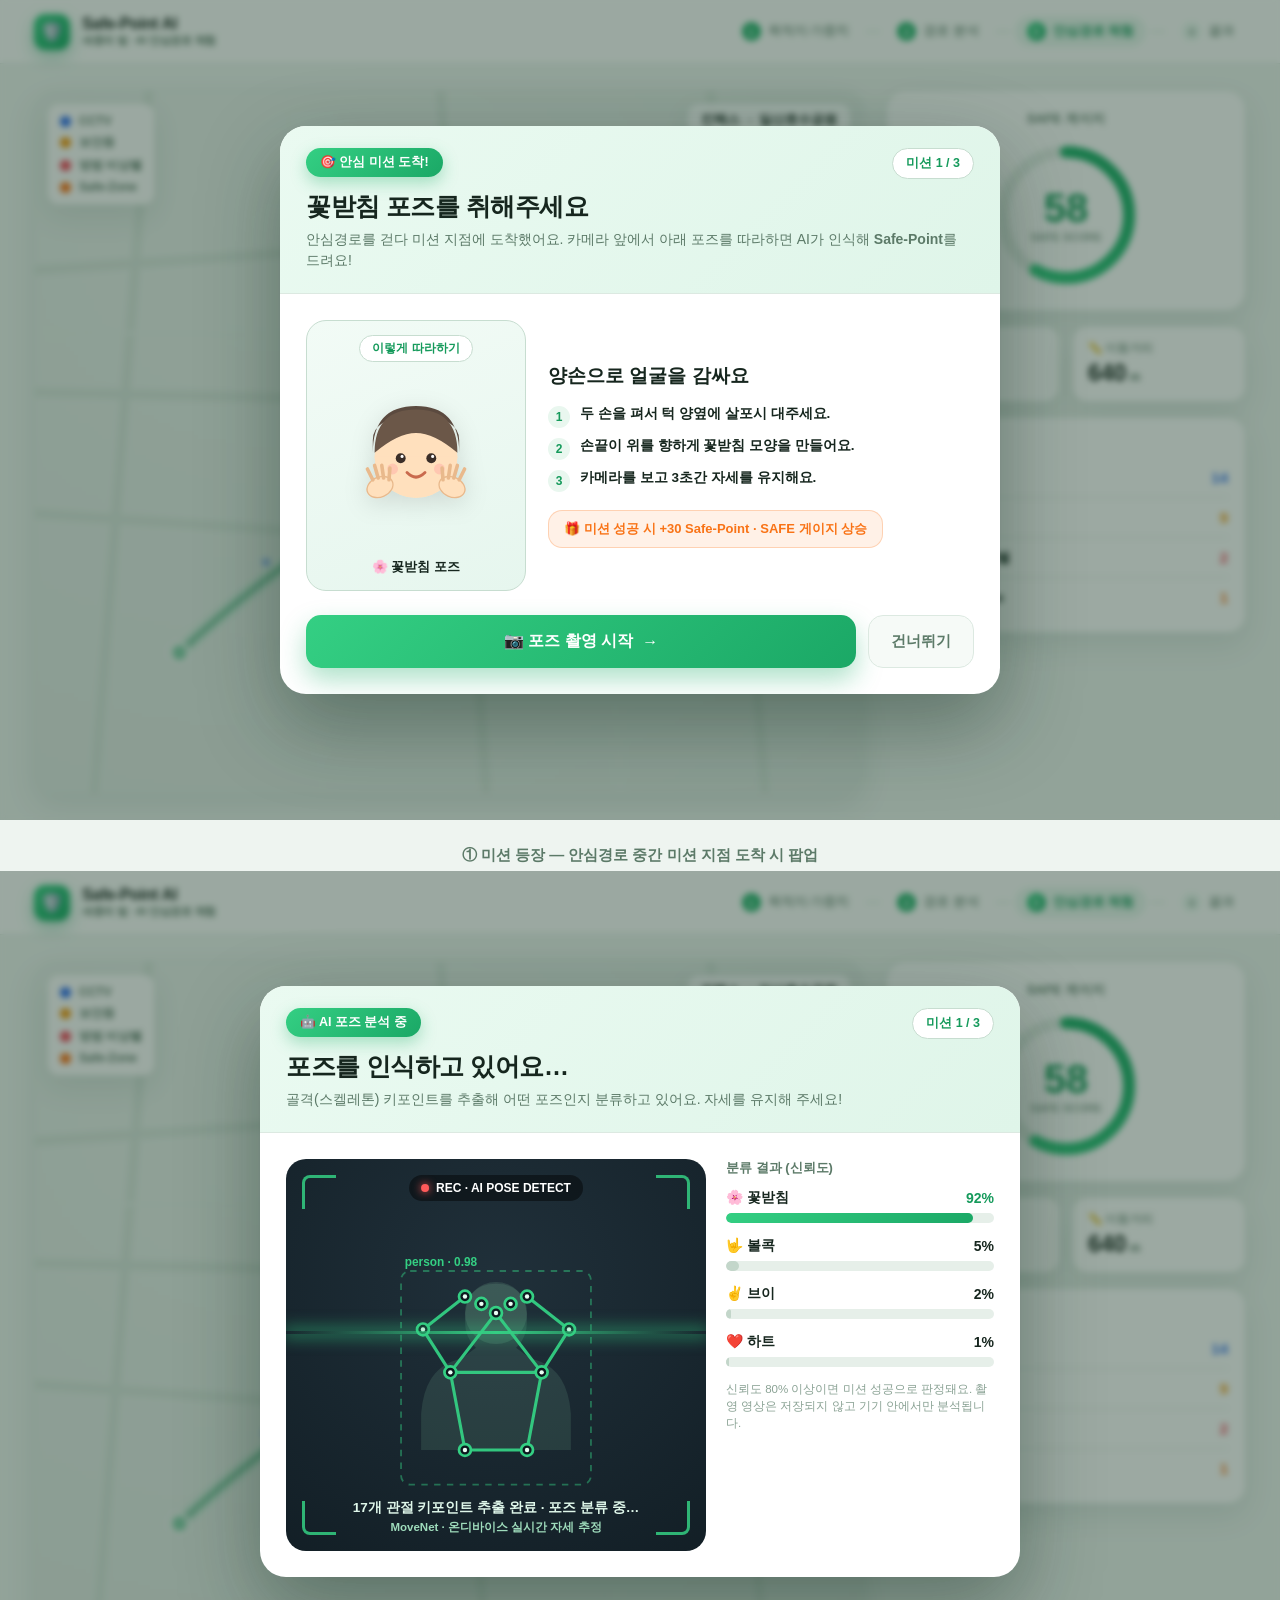
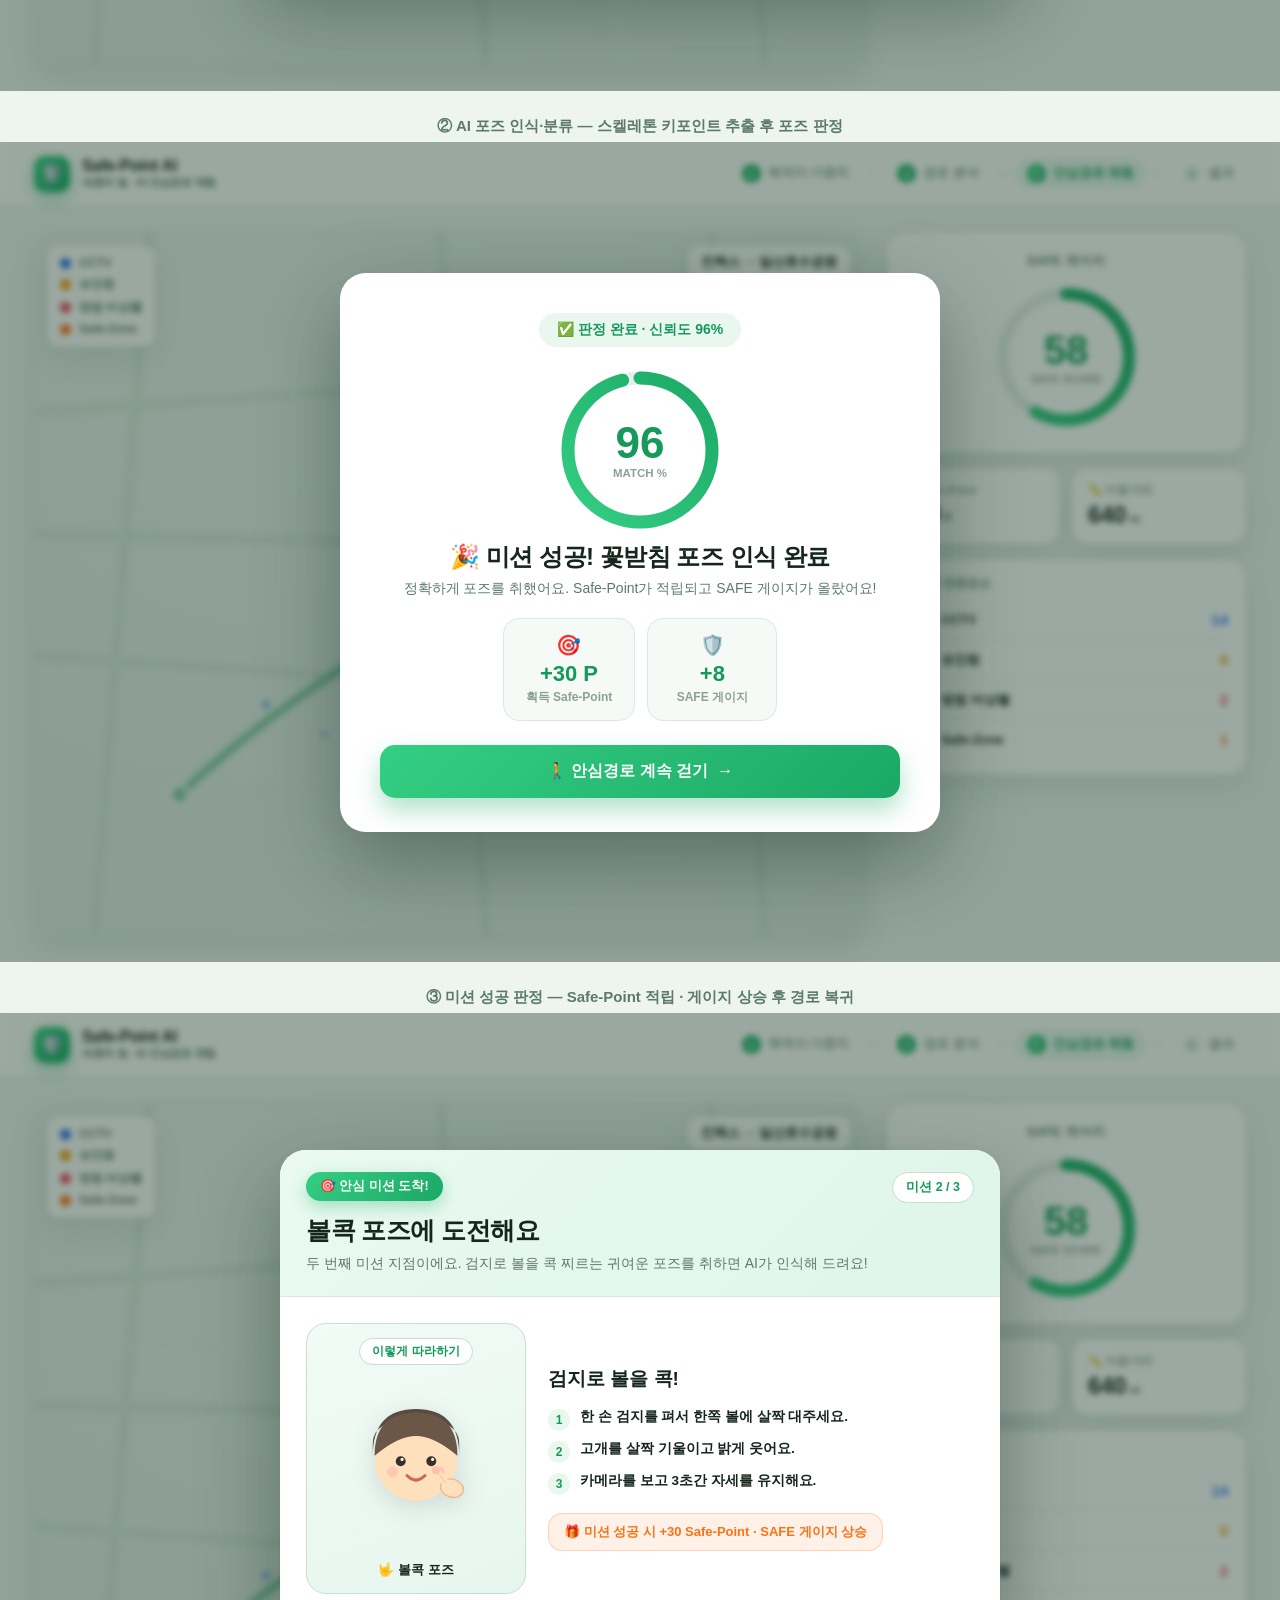
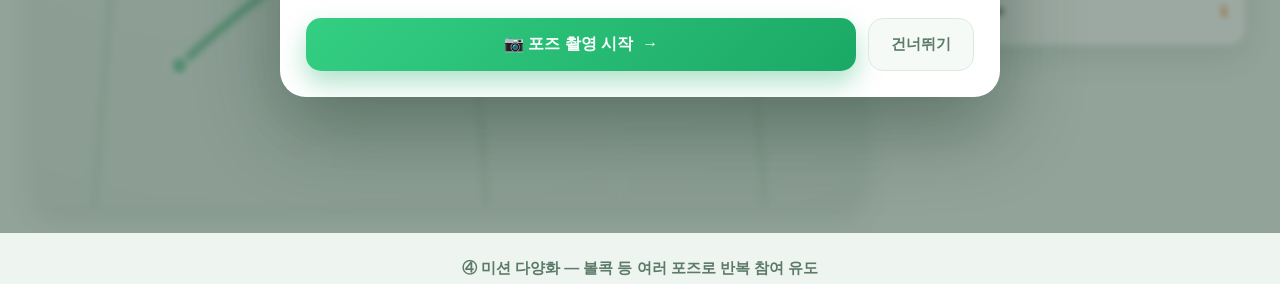
<file: mission-mockup.html>
<!DOCTYPE html>
<html lang="ko">
<head>
<meta charset="UTF-8">
<meta name="viewport" content="width=1280">
<title>안심 미션 팝업 · 화면 시안 | 세종의 빛</title>
<style>
:root{
  --bg:#eef4f0; --bg2:#e3efe8; --card:#ffffff; --card2:#f6faf7;
  --line:#dce9e1; --line2:#c7ddd0;
  --txt:#16261e; --sub:#5c7a68; --dim:#8aa294;
  --green:#22b06b; --green-d:#159a5b; --green-l:#e9f7ef; --green-l2:#d6f0e2;
  --grad:linear-gradient(135deg,#34cf83,#1ba866);
  --cctv:#2f6fed; --guard:#f0980f; --bell:#ef4657; --zone:#f97316; --safe:#22b06b;
  --shadow:0 12px 30px rgba(30,80,55,.10); --shadow2:0 18px 44px rgba(30,80,55,.16);
}
*{box-sizing:border-box;margin:0;padding:0}
body{font-family:'Pretendard','Malgun Gothic',-apple-system,BlinkMacSystemFont,'Segoe UI',sans-serif;
  background:var(--bg);color:var(--txt);-webkit-font-smoothing:antialiased}
button{font-family:inherit;cursor:pointer;border:none;color:inherit}

/* ===== stage: one 1280x820 screen per mockup ===== */
.stage{position:relative;width:1280px;height:820px;overflow:hidden;margin:0 auto;background:var(--bg)}

/* ---- topbar (from site) ---- */
.topbar{position:absolute;top:0;left:0;right:0;z-index:5;height:64px;background:rgba(255,255,255,.9);
  border-bottom:1px solid var(--line);display:flex;align-items:center;justify-content:space-between;padding:0 34px}
.brand{display:flex;align-items:center;gap:12px;font-weight:800;letter-spacing:-.3px}
.brand .logo{width:36px;height:36px;border-radius:11px;display:grid;place-items:center;font-size:19px;
  background:var(--grad);box-shadow:0 6px 16px rgba(34,176,107,.4)}
.brand small{display:block;font-size:11px;color:var(--sub);font-weight:600}
.steps{display:flex;gap:5px;align-items:center;font-size:12.5px;color:var(--dim);font-weight:700}
.steps .st{display:flex;align-items:center;gap:7px;padding:6px 12px;border-radius:22px}
.steps .st .n{width:19px;height:19px;border-radius:50%;display:grid;place-items:center;font-size:11px;background:var(--green-l);color:var(--dim)}
.steps .st.on{color:var(--green-d);background:var(--green-l)}
.steps .st.on .n{background:var(--grad);color:#fff}
.steps .st.done .n{background:var(--green);color:#fff}
.steps .sep{width:14px;height:1px;background:var(--line2)}

/* ---- walk background (blurred behind popup) ---- */
.walkbg{position:absolute;inset:64px 0 0 0;padding:26px 34px;display:grid;grid-template-columns:1fr 360px;gap:22px}
.mapfake{position:relative;border-radius:20px;overflow:hidden;border:1px solid var(--line);box-shadow:var(--shadow);
  background:radial-gradient(120% 120% at 30% 20%,#eaf1ec,#dfe8e3)}
.mapfake .roads{position:absolute;inset:0;opacity:.5}
.map-badge{position:absolute;top:12px;right:12px;background:rgba(255,255,255,.94);border:1px solid var(--line);border-radius:12px;
  padding:8px 13px;font-size:12.5px;font-weight:800;color:var(--txt);box-shadow:var(--shadow)}
.map-legend{position:absolute;top:12px;left:12px;display:flex;flex-direction:column;gap:6px;
  background:rgba(255,255,255,.94);border:1px solid var(--line);border-radius:12px;padding:10px 12px;box-shadow:var(--shadow)}
.map-legend .lg{display:flex;align-items:center;gap:8px;font-size:12px;color:var(--sub);font-weight:700}
.map-legend .ld{width:11px;height:11px;border-radius:50%}
.hud{display:flex;flex-direction:column;gap:15px}
.gauge-card{background:var(--card);border:1px solid var(--line);border-radius:20px;padding:20px;text-align:center;box-shadow:var(--shadow)}
.gauge-card h3{font-size:12.5px;color:var(--sub);font-weight:800;letter-spacing:.3px;margin-bottom:12px}
.gauge-ring{position:relative;width:150px;height:150px;margin:0 auto}
.gauge-ring svg{transform:rotate(-90deg)}
.gauge-ring .center{position:absolute;inset:0;display:grid;place-items:center}
.gauge-ring .center b{font-size:40px;font-weight:900;line-height:1;color:var(--green-d)}
.gauge-ring .center span{font-size:11px;color:var(--dim);font-weight:700;margin-top:3px;display:block}
.statline{display:grid;grid-template-columns:1fr 1fr;gap:12px}
.stat{background:var(--card);border:1px solid var(--line);border-radius:15px;padding:14px 15px;box-shadow:var(--shadow)}
.stat .k{font-size:11.5px;color:var(--dim);font-weight:700}
.stat .v{font-size:23px;font-weight:900;margin-top:4px}
.stat .v small{font-size:12px;color:var(--sub);font-weight:700}
.pass-card{background:var(--card);border:1px solid var(--line);border-radius:18px;padding:15px 17px;box-shadow:var(--shadow)}
.pass-card h3{font-size:12px;color:var(--sub);font-weight:800;margin-bottom:8px}
.pass-row{display:flex;align-items:center;gap:10px;font-size:13px;padding:6px 0;border-bottom:1px solid var(--line)}
.pass-row:last-child{border:none}
.pass-row .pic{width:27px;height:27px;border-radius:9px;display:grid;place-items:center;font-size:14px}
.pass-row .nm{font-weight:700}
.pass-row .ct{margin-left:auto;font-weight:900;font-size:15px}

/* character marker on fake map */
.charmark{position:absolute;left:46%;top:54%;transform:translate(-50%,-50%);z-index:2}
.charmark .bubble{position:absolute;left:50%;top:50%;transform:translate(-50%,-50%);width:74px;height:74px;border-radius:50%;
  background:rgba(34,176,107,.16);border:2px solid rgba(34,176,107,.5)}
.charmark .body{position:relative;width:40px;height:40px;border-radius:50%;background:#fff;border:3px solid var(--green);
  display:grid;place-items:center;font-size:20px;box-shadow:0 4px 10px rgba(0,0,0,.2)}
.missionflag{position:absolute;left:46%;top:36%;transform:translate(-50%,-50%);z-index:3;
  background:var(--grad);color:#fff;font-weight:800;font-size:12.5px;padding:7px 13px;border-radius:20px;
  box-shadow:0 8px 20px rgba(34,176,107,.4);white-space:nowrap}
.missionflag::after{content:'';position:absolute;left:50%;bottom:-6px;transform:translateX(-50%) rotate(45deg);width:12px;height:12px;background:#1ba866}

/* ---- dim + modal ---- */
.dim{position:absolute;inset:0;z-index:20;background:rgba(20,50,35,.42);backdrop-filter:blur(3px);display:grid;place-items:center}
.modal{width:720px;background:var(--card);border-radius:26px;box-shadow:0 30px 80px rgba(15,45,30,.4);overflow:hidden;position:relative}
.modal-head{position:relative;padding:22px 26px;background:linear-gradient(135deg,#eafaf1,#dff5e9);border-bottom:1px solid var(--line)}
.mbadge{display:inline-flex;align-items:center;gap:7px;background:var(--grad);color:#fff;font-weight:800;font-size:12.5px;
  padding:6px 14px;border-radius:20px;box-shadow:0 6px 16px rgba(34,176,107,.35)}
.mstep{position:absolute;top:22px;right:26px;font-size:12.5px;font-weight:800;color:var(--green-d);
  background:#fff;border:1px solid var(--line2);border-radius:20px;padding:6px 13px}
.modal-head h2{font-size:25px;font-weight:900;letter-spacing:-.5px;margin-top:13px}
.modal-head p{font-size:14px;color:var(--sub);margin-top:6px;line-height:1.5}
.modal-body{padding:26px}

/* pose guide card */
.pose-guide{display:grid;grid-template-columns:220px 1fr;gap:22px;align-items:center}
.pose-card{background:linear-gradient(160deg,#f2fbf6,#e6f6ee);border:1.5px solid var(--line2);border-radius:20px;
  padding:14px;display:flex;flex-direction:column;align-items:center;gap:8px}
.pose-card .cap{font-size:12px;font-weight:800;color:var(--green-d);background:#fff;border:1px solid var(--line2);
  border-radius:20px;padding:4px 12px}
.pose-info h3{font-size:19px;font-weight:900}
.pose-info .desc{font-size:14px;color:var(--sub);margin-top:8px;line-height:1.6}
.howto{margin-top:16px;display:flex;flex-direction:column;gap:9px}
.howto .row{display:flex;align-items:flex-start;gap:10px;font-size:13.5px;color:var(--txt);font-weight:600}
.howto .row .num{flex:0 0 auto;width:22px;height:22px;border-radius:50%;background:var(--green-l);color:var(--green-d);
  font-size:12px;font-weight:800;display:grid;place-items:center;margin-top:1px}
.reward{margin-top:18px;display:inline-flex;align-items:center;gap:9px;font-size:13px;font-weight:800;color:var(--zone);
  background:rgba(249,115,22,.1);border:1px solid rgba(249,115,22,.25);border-radius:14px;padding:9px 15px}

.mbtns{display:flex;gap:12px;margin-top:24px}
.btn-primary{flex:1;padding:16px;border-radius:15px;font-size:16px;font-weight:800;color:#fff;background:var(--grad);
  box-shadow:0 12px 26px rgba(34,176,107,.36);display:flex;align-items:center;justify-content:center;gap:9px}
.btn-ghost{padding:16px 22px;border-radius:15px;font-size:15px;font-weight:800;background:var(--card2);color:var(--sub);border:1px solid var(--line)}

/* camera / recognition scene */
.cam-wrap{display:grid;grid-template-columns:1fr 268px;gap:20px}
.cam{position:relative;height:392px;border-radius:20px;overflow:hidden;background:radial-gradient(120% 120% at 50% 30%,#20303a,#0d181e)}
.cam .scanline{position:absolute;left:0;right:0;height:3px;background:linear-gradient(90deg,transparent,#34cf83,transparent);
  top:44%;box-shadow:0 0 16px 3px rgba(52,207,131,.6)}
.cam .corners i{position:absolute;width:34px;height:34px;border:3px solid rgba(52,207,131,.85)}
.cam .corners i:nth-child(1){top:16px;left:16px;border-right:none;border-bottom:none;border-radius:8px 0 0 0}
.cam .corners i:nth-child(2){top:16px;right:16px;border-left:none;border-bottom:none;border-radius:0 8px 0 0}
.cam .corners i:nth-child(3){bottom:16px;left:16px;border-right:none;border-top:none;border-radius:0 0 0 8px}
.cam .corners i:nth-child(4){bottom:16px;right:16px;border-left:none;border-top:none;border-radius:0 0 8px 0}
.cam .rec{position:absolute;top:16px;left:50%;transform:translateX(-50%);display:flex;align-items:center;gap:7px;
  background:rgba(0,0,0,.45);color:#fff;font-size:12px;font-weight:700;padding:6px 12px;border-radius:20px}
.cam .rec .dot{width:8px;height:8px;border-radius:50%;background:#ff5a5a;box-shadow:0 0 8px #ff5a5a}
.cam .analyzing{position:absolute;left:0;right:0;bottom:16px;text-align:center;color:#dff7ea;font-size:13.5px;font-weight:700}
.cam .analyzing .subtxt{font-size:11.5px;color:#9fdcbc;font-weight:600;margin-top:3px}
.cam-side h3{font-size:13px;font-weight:800;color:var(--sub);margin-bottom:12px}
.cand{margin-bottom:14px}
.cand .top{display:flex;align-items:center;gap:8px;font-size:14px;font-weight:800;margin-bottom:6px}
.cand .top .pct{margin-left:auto;font-weight:900}
.cand.win .pct{color:var(--green-d)}
.cbar{height:10px;border-radius:6px;background:#e6efe9;overflow:hidden}
.cbar i{display:block;height:100%;border-radius:6px;background:#c3d6ca}
.cand.win .cbar i{background:var(--grad)}
.cam-note{margin-top:8px;font-size:11.5px;color:var(--dim);line-height:1.5}

/* success scene */
.success{text-align:center;padding:6px 10px 4px}
.success .big-emoji{font-size:20px}
.result-badge{display:inline-flex;align-items:center;gap:8px;background:var(--green-l);color:var(--green-d);
  font-weight:800;font-size:14px;padding:8px 18px;border-radius:24px;margin-bottom:6px}
.succ-ring{width:170px;height:170px;margin:12px auto 6px;position:relative}
.succ-ring svg{transform:rotate(-90deg)}
.succ-ring .c{position:absolute;inset:0;display:grid;place-items:center}
.succ-ring .c b{font-size:44px;font-weight:900;line-height:1;color:var(--green-d)}
.succ-ring .c span{font-size:11.5px;color:var(--dim);font-weight:700;display:block;margin-top:2px}
.succ-title{font-size:24px;font-weight:900;letter-spacing:-.5px;margin-top:6px}
.succ-sub{font-size:14px;color:var(--sub);margin-top:7px}
.succ-stats{display:flex;justify-content:center;gap:12px;margin-top:20px}
.succ-stat{background:var(--card2);border:1px solid var(--line);border-radius:16px;padding:14px 22px;min-width:130px}
.succ-stat .ic{font-size:20px}
.succ-stat .v{font-size:22px;font-weight:900;margin-top:4px;color:var(--green-d)}
.succ-stat .k{font-size:12px;color:var(--dim);font-weight:700;margin-top:2px}

/* mascot svg helpers */
.mascot{filter:drop-shadow(0 6px 12px rgba(0,0,0,.12))}

/* label under each stage when viewing all */
.stage-label{width:1280px;margin:26px auto 6px;font-size:15px;font-weight:800;color:var(--sub);text-align:center}
</style>
</head>
<body>

<!-- ============ SCENE 1 : 미션 등장 ============ -->
<div class="stage" id="s1">
  <div class="topbar">
    <div class="brand"><div class="logo">🛡️</div><div>Safe-Point AI<small>세종의 빛 · AI 안심경로 체험</small></div></div>
    <div class="steps">
      <div class="st done"><span class="n">1</span>목적지·가중치</div><div class="sep"></div>
      <div class="st done"><span class="n">2</span>경로 분석</div><div class="sep"></div>
      <div class="st on"><span class="n">3</span>안심경로 체험</div><div class="sep"></div>
      <div class="st"><span class="n">4</span>결과</div>
    </div>
  </div>

  <!-- walk background -->
  <div class="walkbg" id="bg1"></div>

  <!-- dim + modal -->
  <div class="dim">
    <div class="modal">
      <div class="modal-head">
        <span class="mbadge">🎯 안심 미션 도착!</span>
        <span class="mstep">미션 1 / 3</span>
        <h2>꽃받침 포즈를 취해주세요</h2>
        <p>안심경로를 걷다 미션 지점에 도착했어요. 카메라 앞에서 아래 포즈를 따라하면 AI가 인식해 <b>Safe-Point</b>를 드려요!</p>
      </div>
      <div class="modal-body">
        <div class="pose-guide">
          <div class="pose-card">
            <span class="cap">이렇게 따라하기</span>
            <svg class="mascot" width="180" height="180" viewBox="0 0 200 200" id="poseFlower"></svg>
            <span style="font-size:13px;font-weight:800;color:var(--txt)">🌸 꽃받침 포즈</span>
          </div>
          <div class="pose-info">
            <h3>양손으로 얼굴을 감싸요</h3>
            <div class="howto">
              <div class="row"><span class="num">1</span><span>두 손을 펴서 턱 양옆에 살포시 대주세요.</span></div>
              <div class="row"><span class="num">2</span><span>손끝이 위를 향하게 꽃받침 모양을 만들어요.</span></div>
              <div class="row"><span class="num">3</span><span>카메라를 보고 3초간 자세를 유지해요.</span></div>
            </div>
            <span class="reward">🎁 미션 성공 시 +30 Safe-Point · SAFE 게이지 상승</span>
          </div>
        </div>
        <div class="mbtns">
          <button class="btn-primary">📷 포즈 촬영 시작 <span>→</span></button>
          <button class="btn-ghost">건너뛰기</button>
        </div>
      </div>
    </div>
  </div>
</div>
<div class="stage-label">① 미션 등장 — 안심경로 중간 미션 지점 도착 시 팝업</div>

<!-- ============ SCENE 2 : AI 포즈 인식 중 ============ -->
<div class="stage" id="s2">
  <div class="topbar">
    <div class="brand"><div class="logo">🛡️</div><div>Safe-Point AI<small>세종의 빛 · AI 안심경로 체험</small></div></div>
    <div class="steps">
      <div class="st done"><span class="n">1</span>목적지·가중치</div><div class="sep"></div>
      <div class="st done"><span class="n">2</span>경로 분석</div><div class="sep"></div>
      <div class="st on"><span class="n">3</span>안심경로 체험</div><div class="sep"></div>
      <div class="st"><span class="n">4</span>결과</div>
    </div>
  </div>
  <div class="walkbg" id="bg2"></div>

  <div class="dim">
    <div class="modal" style="width:760px">
      <div class="modal-head">
        <span class="mbadge">🤖 AI 포즈 분석 중</span>
        <span class="mstep">미션 1 / 3</span>
        <h2>포즈를 인식하고 있어요…</h2>
        <p>골격(스켈레톤) 키포인트를 추출해 어떤 포즈인지 분류하고 있어요. 자세를 유지해 주세요!</p>
      </div>
      <div class="modal-body">
        <div class="cam-wrap">
          <div class="cam">
            <div class="rec"><span class="dot"></span>REC · AI POSE DETECT</div>
            <svg width="100%" height="100%" viewBox="0 0 460 392" preserveAspectRatio="xMidYMid meet" id="camSkeleton"></svg>
            <div class="corners"><i></i><i></i><i></i><i></i></div>
            <div class="scanline"></div>
            <div class="analyzing">17개 관절 키포인트 추출 완료 · 포즈 분류 중…
              <div class="subtxt">MoveNet · 온디바이스 실시간 자세 추정</div>
            </div>
          </div>
          <div class="cam-side">
            <h3>분류 결과 (신뢰도)</h3>
            <div class="cand win">
              <div class="top">🌸 꽃받침<span class="pct">92%</span></div>
              <div class="cbar"><i style="width:92%"></i></div>
            </div>
            <div class="cand">
              <div class="top">🤟 볼콕<span class="pct">5%</span></div>
              <div class="cbar"><i style="width:5%"></i></div>
            </div>
            <div class="cand">
              <div class="top">✌️ 브이<span class="pct">2%</span></div>
              <div class="cbar"><i style="width:2%"></i></div>
            </div>
            <div class="cand">
              <div class="top">❤️ 하트<span class="pct">1%</span></div>
              <div class="cbar"><i style="width:1%"></i></div>
            </div>
            <p class="cam-note">신뢰도 80% 이상이면 미션 성공으로 판정돼요. 촬영 영상은 저장되지 않고 기기 안에서만 분석됩니다.</p>
          </div>
        </div>
      </div>
    </div>
  </div>
</div>
<div class="stage-label">② AI 포즈 인식·분류 — 스켈레톤 키포인트 추출 후 포즈 판정</div>

<!-- ============ SCENE 3 : 미션 성공 ============ -->
<div class="stage" id="s3">
  <div class="topbar">
    <div class="brand"><div class="logo">🛡️</div><div>Safe-Point AI<small>세종의 빛 · AI 안심경로 체험</small></div></div>
    <div class="steps">
      <div class="st done"><span class="n">1</span>목적지·가중치</div><div class="sep"></div>
      <div class="st done"><span class="n">2</span>경로 분석</div><div class="sep"></div>
      <div class="st on"><span class="n">3</span>안심경로 체험</div><div class="sep"></div>
      <div class="st"><span class="n">4</span>결과</div>
    </div>
  </div>
  <div class="walkbg" id="bg3"></div>

  <div class="dim">
    <div class="modal" style="width:600px">
      <div class="modal-body" style="padding:34px 30px 30px">
        <div class="success">
          <span class="result-badge">✅ 판정 완료 · 신뢰도 96%</span>
          <div class="succ-ring">
            <svg width="170" height="170" viewBox="0 0 170 170">
              <circle cx="85" cy="85" r="72" fill="none" stroke="#e6efe9" stroke-width="13"/>
              <circle cx="85" cy="85" r="72" fill="none" stroke="url(#sg)" stroke-width="13" stroke-linecap="round"
                stroke-dasharray="452" stroke-dashoffset="18"/>
              <defs><linearGradient id="sg" x1="0" y1="0" x2="1" y2="1"><stop offset="0" stop-color="#34cf83"/><stop offset="1" stop-color="#1ba866"/></linearGradient></defs>
            </svg>
            <div class="c"><div><b>96</b><span>MATCH %</span></div></div>
          </div>
          <div class="succ-title">🎉 미션 성공! 꽃받침 포즈 인식 완료</div>
          <div class="succ-sub">정확하게 포즈를 취했어요. Safe-Point가 적립되고 SAFE 게이지가 올랐어요!</div>
          <div class="succ-stats">
            <div class="succ-stat"><div class="ic">🎯</div><div class="v">+30 P</div><div class="k">획득 Safe-Point</div></div>
            <div class="succ-stat"><div class="ic">🛡️</div><div class="v">+8</div><div class="k">SAFE 게이지</div></div>
          </div>
          <div class="mbtns">
            <button class="btn-primary">🚶 안심경로 계속 걷기 <span>→</span></button>
          </div>
        </div>
      </div>
    </div>
  </div>
</div>
<div class="stage-label">③ 미션 성공 판정 — Safe-Point 적립 · 게이지 상승 후 경로 복귀</div>

<!-- ============ SCENE 4 : 두 번째 미션 (볼콕) ============ -->
<div class="stage" id="s4">
  <div class="topbar">
    <div class="brand"><div class="logo">🛡️</div><div>Safe-Point AI<small>세종의 빛 · AI 안심경로 체험</small></div></div>
    <div class="steps">
      <div class="st done"><span class="n">1</span>목적지·가중치</div><div class="sep"></div>
      <div class="st done"><span class="n">2</span>경로 분석</div><div class="sep"></div>
      <div class="st on"><span class="n">3</span>안심경로 체험</div><div class="sep"></div>
      <div class="st"><span class="n">4</span>결과</div>
    </div>
  </div>
  <div class="walkbg" id="bg4"></div>

  <div class="dim">
    <div class="modal">
      <div class="modal-head">
        <span class="mbadge">🎯 안심 미션 도착!</span>
        <span class="mstep">미션 2 / 3</span>
        <h2>볼콕 포즈에 도전해요</h2>
        <p>두 번째 미션 지점이에요. 검지로 볼을 콕 찌르는 귀여운 포즈를 취하면 AI가 인식해 드려요!</p>
      </div>
      <div class="modal-body">
        <div class="pose-guide">
          <div class="pose-card">
            <span class="cap">이렇게 따라하기</span>
            <svg class="mascot" width="180" height="180" viewBox="0 0 200 200" id="posePoke"></svg>
            <span style="font-size:13px;font-weight:800;color:var(--txt)">🤟 볼콕 포즈</span>
          </div>
          <div class="pose-info">
            <h3>검지로 볼을 콕!</h3>
            <div class="howto">
              <div class="row"><span class="num">1</span><span>한 손 검지를 펴서 한쪽 볼에 살짝 대주세요.</span></div>
              <div class="row"><span class="num">2</span><span>고개를 살짝 기울이고 밝게 웃어요.</span></div>
              <div class="row"><span class="num">3</span><span>카메라를 보고 3초간 자세를 유지해요.</span></div>
            </div>
            <span class="reward">🎁 미션 성공 시 +30 Safe-Point · SAFE 게이지 상승</span>
          </div>
        </div>
        <div class="mbtns">
          <button class="btn-primary">📷 포즈 촬영 시작 <span>→</span></button>
          <button class="btn-ghost">건너뛰기</button>
        </div>
      </div>
    </div>
  </div>
</div>
<div class="stage-label">④ 미션 다양화 — 볼콕 등 여러 포즈로 반복 참여 유도</div>

<script>
/* ---------- fake map roads ---------- */
function roadsSVG(){
  return `<svg width="100%" height="100%" viewBox="0 0 860 700" preserveAspectRatio="none">
    <g stroke="#cdddd2" stroke-width="10" fill="none" stroke-linecap="round">
      <path d="M-20 180 L900 120"/><path d="M-20 420 L900 480"/><path d="M120 -20 L60 720"/>
      <path d="M420 -20 L470 720"/><path d="M700 -20 L760 720"/><path d="M-20 300 L900 320"/>
    </g>
    <g stroke="#e6efe9" stroke-width="4" fill="none">
      <path d="M-20 240 L900 250"/><path d="M260 -20 L300 720"/><path d="M560 -20 L610 720"/>
    </g>
    <!-- chosen route -->
    <path d="M150 560 C 250 470, 330 430, 400 380 S 560 250, 700 180" stroke="#34cf83" stroke-width="16" fill="none" opacity=".22" stroke-linecap="round"/>
    <path d="M150 560 C 250 470, 330 430, 400 380 S 560 250, 700 180" stroke="#159a5b" stroke-width="6" fill="none" stroke-linecap="round"/>
    <!-- facilities -->
    <g fill="#2f6fed"><circle cx="240" cy="470" r="4"/><circle cx="330" cy="430" r="4"/><circle cx="470" cy="330" r="4"/><circle cx="560" cy="270" r="4"/><circle cx="640" cy="220" r="4"/><circle cx="300" cy="500" r="3"/><circle cx="520" cy="300" r="3"/></g>
    <g fill="#ef4657"><circle cx="400" cy="380" r="5" stroke="#fff" stroke-width="2"/><circle cx="620" cy="230" r="5" stroke="#fff" stroke-width="2"/></g>
    <g fill="#f0980f"><circle cx="360" cy="405" r="3.5"/><circle cx="500" cy="315" r="3.5"/></g>
    <circle cx="150" cy="560" r="9" fill="#22b06b" stroke="#fff" stroke-width="3"/>
    <text x="700" y="176" font-size="22">📍</text>
  </svg>`;
}
function walkBG(showFlag){
  return `
    <div class="mapfake">
      <div class="roads">${roadsSVG()}</div>
      <div class="map-legend">
        <div class="lg"><span class="ld" style="background:#2f6fed"></span>CCTV</div>
        <div class="lg"><span class="ld" style="background:#f0980f"></span>보안등</div>
        <div class="lg"><span class="ld" style="background:#ef4657"></span>방범 비상벨</div>
        <div class="lg"><span class="ld" style="background:#f97316"></span>Safe-Zone</div>
      </div>
      <div class="map-badge">킨텍스 → 일산호수공원</div>
      ${showFlag?'<div class="missionflag">🎯 안심 미션 지점</div>':''}
      <div class="charmark"><div class="bubble"></div><div class="body">🚶</div></div>
    </div>
    <div class="hud">
      <div class="gauge-card"><h3>SAFE 게이지</h3>
        <div class="gauge-ring">
          <svg width="150" height="150" viewBox="0 0 150 150">
            <circle cx="75" cy="75" r="63" fill="none" stroke="#e6efe9" stroke-width="12"/>
            <circle cx="75" cy="75" r="63" fill="none" stroke="url(#hg)" stroke-width="12" stroke-linecap="round" stroke-dasharray="396" stroke-dashoffset="${396-396*0.58}"/>
            <defs><linearGradient id="hg" x1="0" y1="0" x2="1" y2="1"><stop offset="0" stop-color="#34cf83"/><stop offset="1" stop-color="#1ba866"/></linearGradient></defs>
          </svg>
          <div class="center"><div><b>58</b><span>SAFE SCORE</span></div></div>
        </div>
      </div>
      <div class="statline">
        <div class="stat"><div class="k">🎯 Safe-Point</div><div class="v">120<small> P</small></div></div>
        <div class="stat"><div class="k">📏 이동거리</div><div class="v">640<small> m</small></div></div>
      </div>
      <div class="pass-card"><h3>통과한 안전요소</h3>
        <div class="pass-row"><div class="pic" style="background:rgba(47,111,237,.12)">🎥</div><div class="nm">CCTV</div><div class="ct" style="color:#2f6fed">14</div></div>
        <div class="pass-row"><div class="pic" style="background:rgba(240,152,15,.14)">💡</div><div class="nm">보안등</div><div class="ct" style="color:#f0980f">9</div></div>
        <div class="pass-row"><div class="pic" style="background:rgba(239,70,87,.12)">🔔</div><div class="nm">방범 비상벨</div><div class="ct" style="color:#ef4657">2</div></div>
        <div class="pass-row"><div class="pic" style="background:rgba(249,115,22,.12)">🏪</div><div class="nm">Safe-Zone</div><div class="ct" style="color:#f97316">1</div></div>
      </div>
    </div>`;
}
['bg1','bg2','bg3','bg4'].forEach((id,i)=>{document.getElementById(id).innerHTML=walkBG(i===0||i===3);});

/* single-scene render mode: ?only=1..4 -> show only that stage (for full-res export) */
(function(){const m=location.search.match(/only=(\d)/);if(!m)return;const n=m[1];
  document.querySelectorAll('.stage-label').forEach(e=>e.remove());
  document.querySelectorAll('.stage').forEach(st=>{if(st.id!=='s'+n)st.remove();});
  document.body.style.background='#eef4f0';})();

/* ---------- cute mascot: 꽃받침 (flower-frame) pose guide ---------- */
function mascotFace(){
  return `
    <!-- hair -->
    <path d="M52 92 Q52 40 100 40 Q148 40 148 92 L148 78 Q148 52 100 52 Q52 52 52 78 Z" fill="#5b4a3f"/>
    <!-- face -->
    <circle cx="100" cy="96" r="46" fill="#ffe0bd"/>
    <path d="M54 96 a46 46 0 0 0 92 0" fill="#ffe0bd"/>
    <!-- hair top -->
    <path d="M54 92 Q54 44 100 44 Q146 44 146 92 Q120 70 100 70 Q80 70 54 92 Z" fill="#6b5748"/>
    <!-- eyes -->
    <circle cx="83" cy="98" r="5.5" fill="#3a2e28"/>
    <circle cx="117" cy="98" r="5.5" fill="#3a2e28"/>
    <circle cx="84.5" cy="96" r="1.7" fill="#fff"/>
    <circle cx="118.5" cy="96" r="1.7" fill="#fff"/>
    <!-- cheeks -->
    <circle cx="74" cy="110" r="6" fill="#ffb3a7" opacity=".55"/>
    <circle cx="126" cy="110" r="6" fill="#ffb3a7" opacity=".55"/>
    <!-- smile -->
    <path d="M90 114 Q100 124 110 114" fill="none" stroke="#c96a4d" stroke-width="3.2" stroke-linecap="round"/>`;
}
var _pf=document.getElementById('poseFlower'); if(_pf) _pf.innerHTML = `
  ${mascotFace()}
  <!-- hands framing face (palms up) -->
  <g fill="#ffe0bd" stroke="#e9b98c" stroke-width="1.5">
    <ellipse cx="60" cy="130" rx="15" ry="11" transform="rotate(-24 60 130)"/>
    <g stroke="#e9b98c" stroke-width="4" stroke-linecap="round">
      <line x1="52" y1="122" x2="46" y2="110"/><line x1="58" y1="120" x2="54" y2="106"/>
      <line x1="64" y1="120" x2="62" y2="106"/><line x1="70" y1="122" x2="71" y2="109"/>
    </g>
    <ellipse cx="140" cy="130" rx="15" ry="11" transform="rotate(24 140 130)"/>
    <g stroke="#e9b98c" stroke-width="4" stroke-linecap="round">
      <line x1="148" y1="122" x2="154" y2="110"/><line x1="142" y1="120" x2="146" y2="106"/>
      <line x1="136" y1="120" x2="138" y2="106"/><line x1="130" y1="122" x2="129" y2="109"/>
    </g>
  </g>`;

/* ---------- cute mascot: 볼콕 (poke cheek) pose guide ---------- */
var _pp=document.getElementById('posePoke'); if(_pp) _pp.innerHTML = `
  ${mascotFace()}
  <!-- one hand, index finger to cheek -->
  <g>
    <ellipse cx="140" cy="128" rx="13" ry="10" fill="#ffe0bd" stroke="#e9b98c" stroke-width="1.5" transform="rotate(18 140 128)"/>
    <!-- index finger poking cheek -->
    <path d="M133 122 L122 108" stroke="#ffe0bd" stroke-width="8" stroke-linecap="round"/>
    <path d="M133 122 L122 108" stroke="#e9b98c" stroke-width="1.4" stroke-linecap="round" fill="none" opacity=".5"/>
    <circle cx="122" cy="108" r="4.5" fill="#ffb3a7" opacity=".7"/>
  </g>`;

/* ---------- camera skeleton overlay (꽃받침 being detected) ---------- */
(function(){
  // keypoints in 460x392 space
  const P={
    nose:[230,150], leye:[214,140], reye:[246,140],
    lsho:[180,215], rsho:[280,215],
    lelb:[150,168], relb:[310,168],
    lwri:[196,132], rwri:[264,132],
    lhip:[196,300], rhip:[264,300]
  };
  const bones=[['lsho','rsho'],['lsho','lelb'],['lelb','lwri'],['rsho','relb'],['relb','rwri'],
    ['lsho','lhip'],['rsho','rhip'],['lhip','rhip'],['nose','lsho'],['nose','rsho']];
  let s='';
  // faint body silhouette
  s+=`<path d="M230 118 q34 0 34 40 q0 20 -12 30 l16 12 q40 8 44 60 l0 40 -164 0 0 -40 q4 -52 44 -60 l16 -12 q-12 -10 -12 -30 q0 -40 34 -40 Z" fill="rgba(120,180,150,.16)"/>`;
  s+=`<circle cx="230" cy="150" r="34" fill="rgba(120,180,150,.18)"/>`;
  // bones
  bones.forEach(b=>{const a=P[b[0]],c=P[b[1]];
    s+=`<line x1="${a[0]}" y1="${a[1]}" x2="${c[0]}" y2="${c[1]}" stroke="#34cf83" stroke-width="3.4" stroke-linecap="round" opacity=".95"/>`;});
  // joints
  Object.values(P).forEach(p=>{
    s+=`<circle cx="${p[0]}" cy="${p[1]}" r="6.5" fill="#0d181e" stroke="#34cf83" stroke-width="3"/>`;
    s+=`<circle cx="${p[0]}" cy="${p[1]}" r="2.4" fill="#eafff4"/>`;});
  // bounding box
  s+=`<rect x="126" y="104" width="208" height="234" rx="10" fill="none" stroke="rgba(52,207,131,.45)" stroke-width="2" stroke-dasharray="7 7"/>`;
  s+=`<text x="130" y="98" fill="#34cf83" font-size="13" font-weight="700" font-family="sans-serif">person · 0.98</text>`;
  var _cs=document.getElementById('camSkeleton'); if(_cs) _cs.innerHTML=s;
})();
</script>
</body>
</html>
</file>
